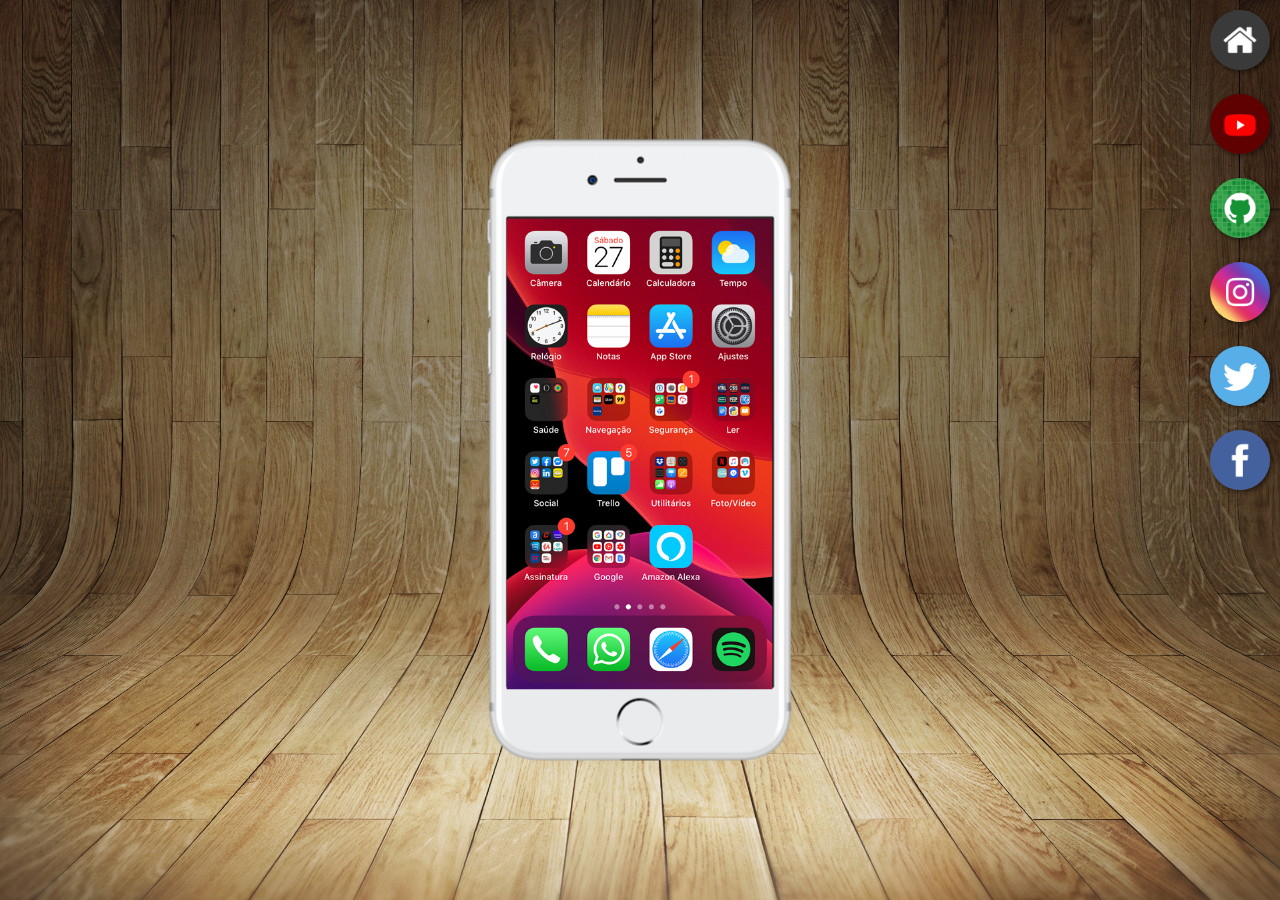
<file: index.html>
<!DOCTYPE html>
<html lang="pt-br">
<head>
    <meta charset="UTF-8">
    <meta name="viewport" content="width=device-width, initial-scale=1.0">
    <title>Projeto Redes Sociais</title>
    <link rel="shortcut icon" href="favicon.ico.ico" type="image/x-icon">
    <link rel="stylesheet" href="style.css">
</head>
<body>
    <main>
        <section id="telefone">
            <iframe src="home.html"  name="tela" id="tela" frameborder="0" > </iframe>  
           <!-- crie um novo arquivo html e coloque no iframe -->
        </section>

        <section id="rede-socias">
            <a href="home.html" target="tela"><img src="imagens/logo-home.jpg" alt="Home"></a> <br>
            <a href="youtube.html" target="tela"><img src="imagens/logo-youtube.jpg" alt="Youtube"></a> <br>
            <a href="git-hub.html" target="tela"><img src="imagens/logo-github.jpg" alt="GitHub"></a> <br>
            <a href="insta.html" target="tela"><img src="imagens/logo-instagram.jpg" alt="Instagram"></a> <br>
            <a href="#" target="tela"><img src="imagens/logo-twitter.jpg" alt="X"></a> <br>
            <a href="face.html" target="tela"><img src="imagens/logo-facebook.jpg" alt="Facebook"></a>
        </section>

    </main>
</body>
</html>
</file>
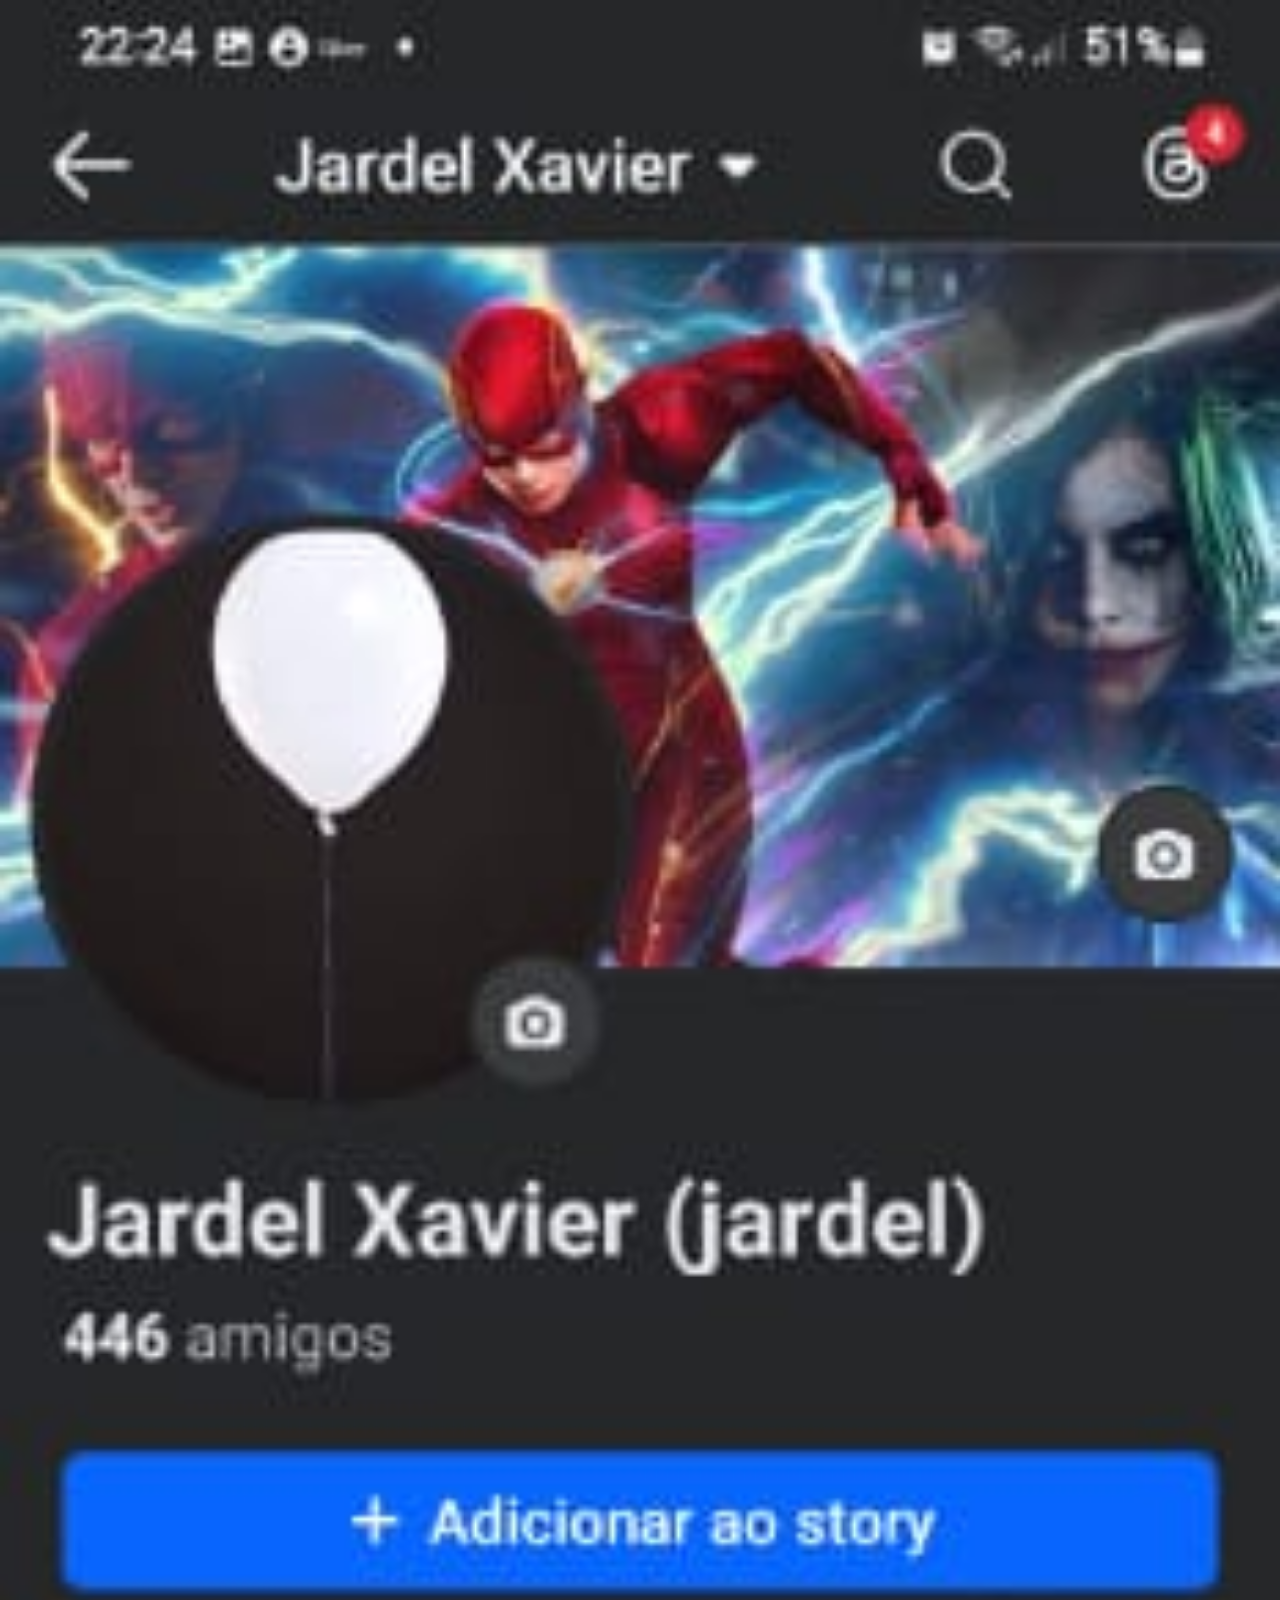
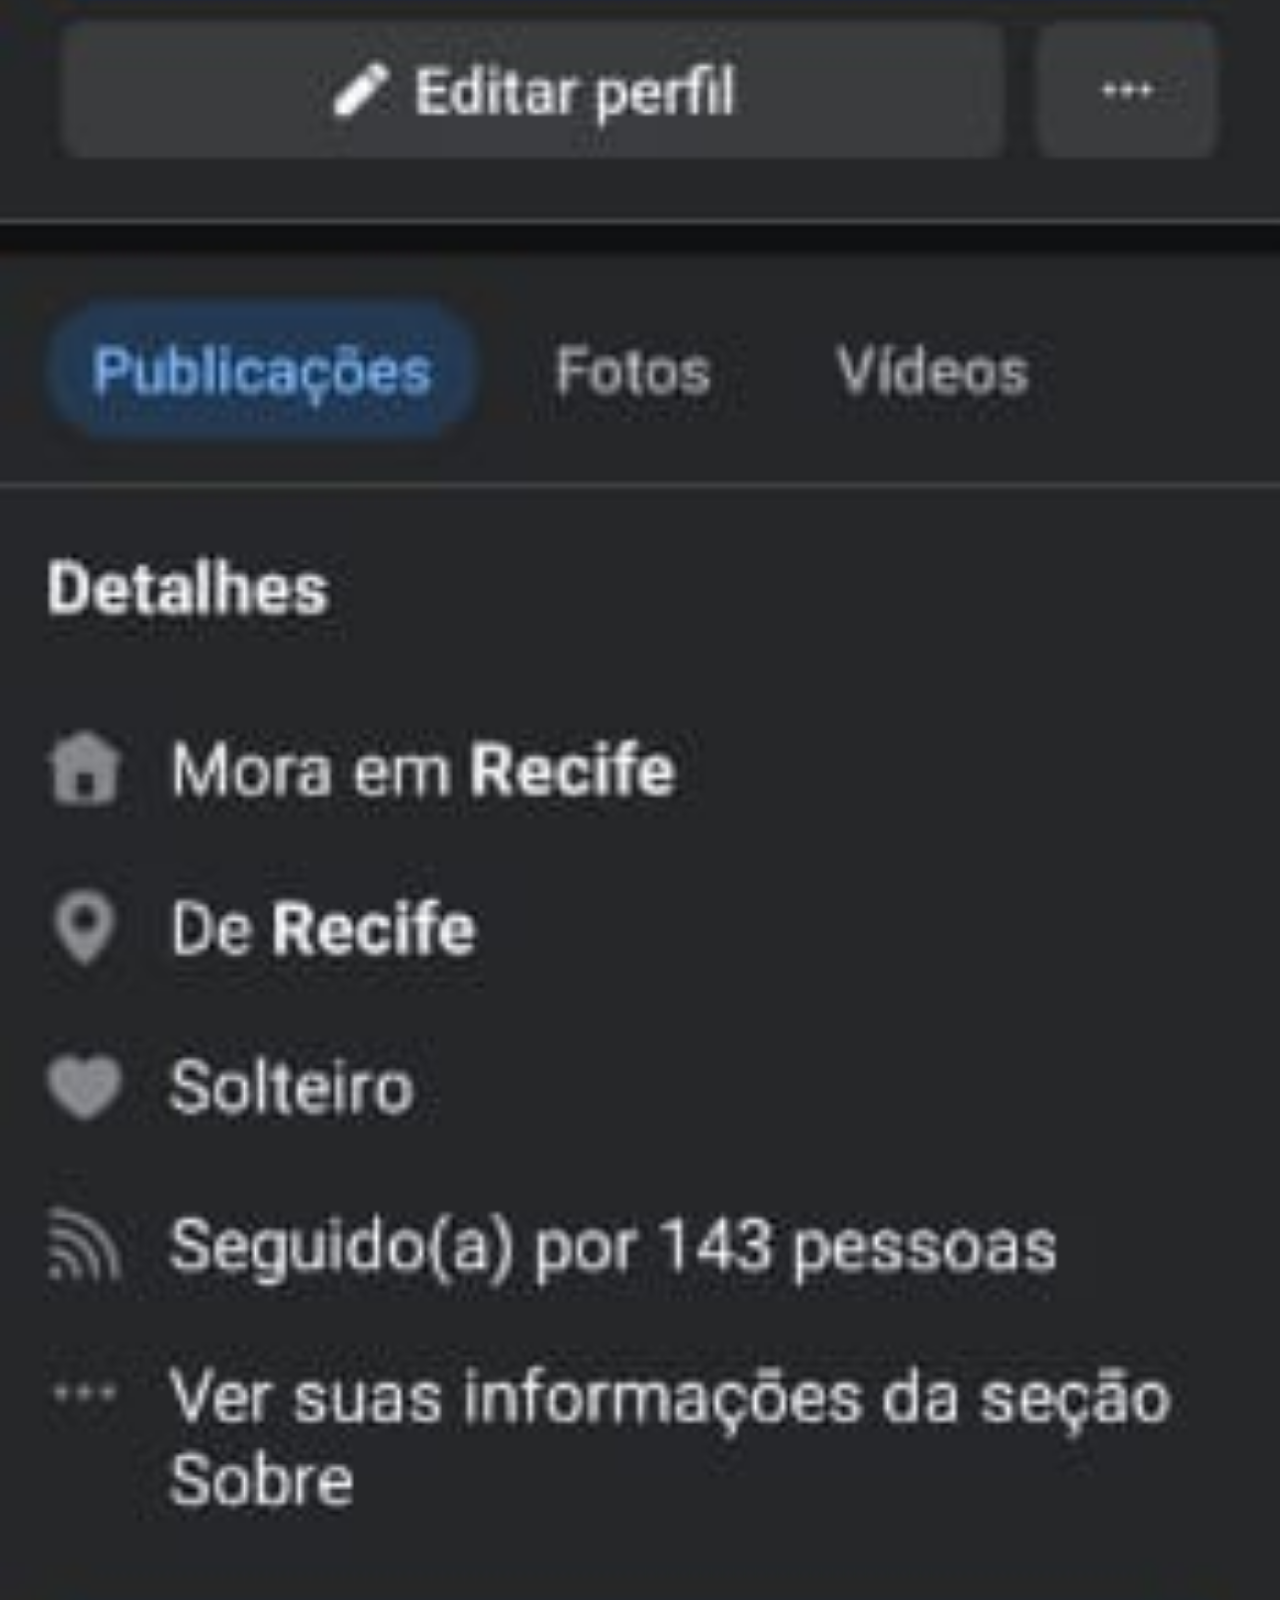
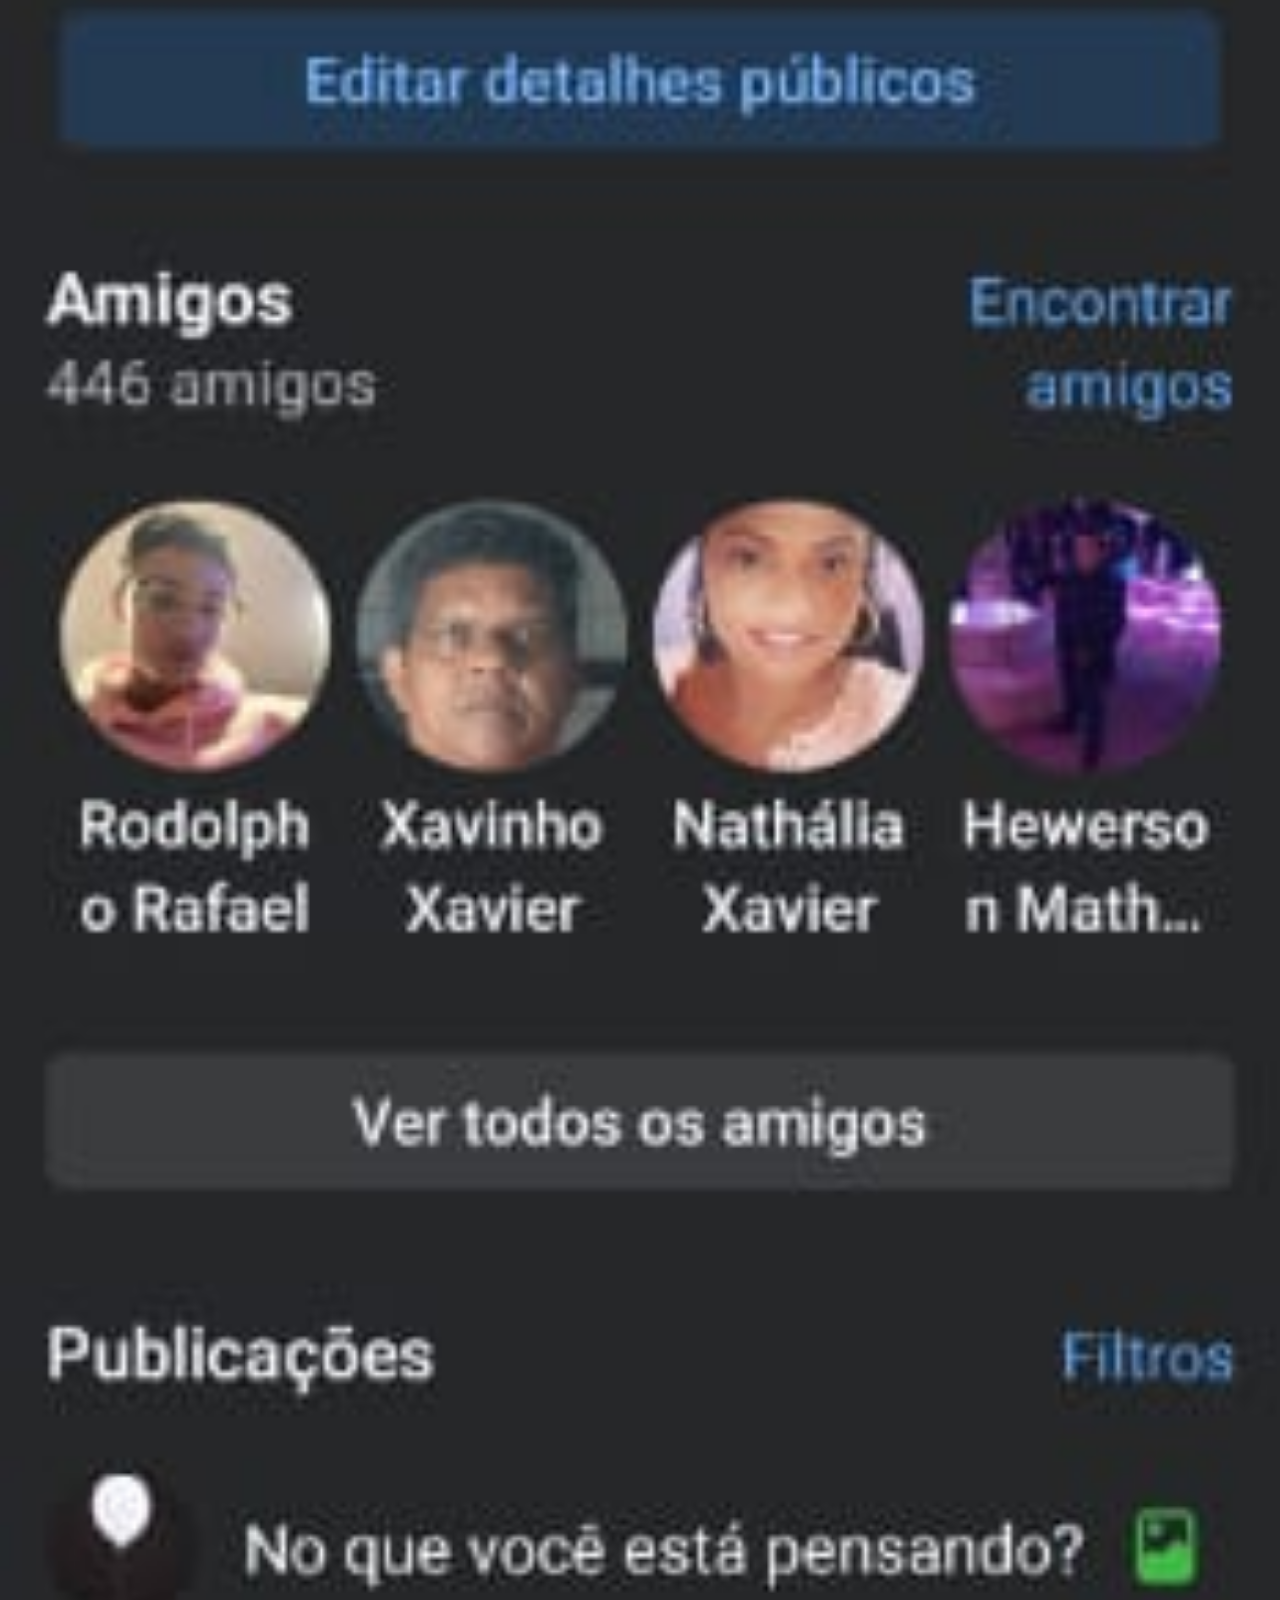
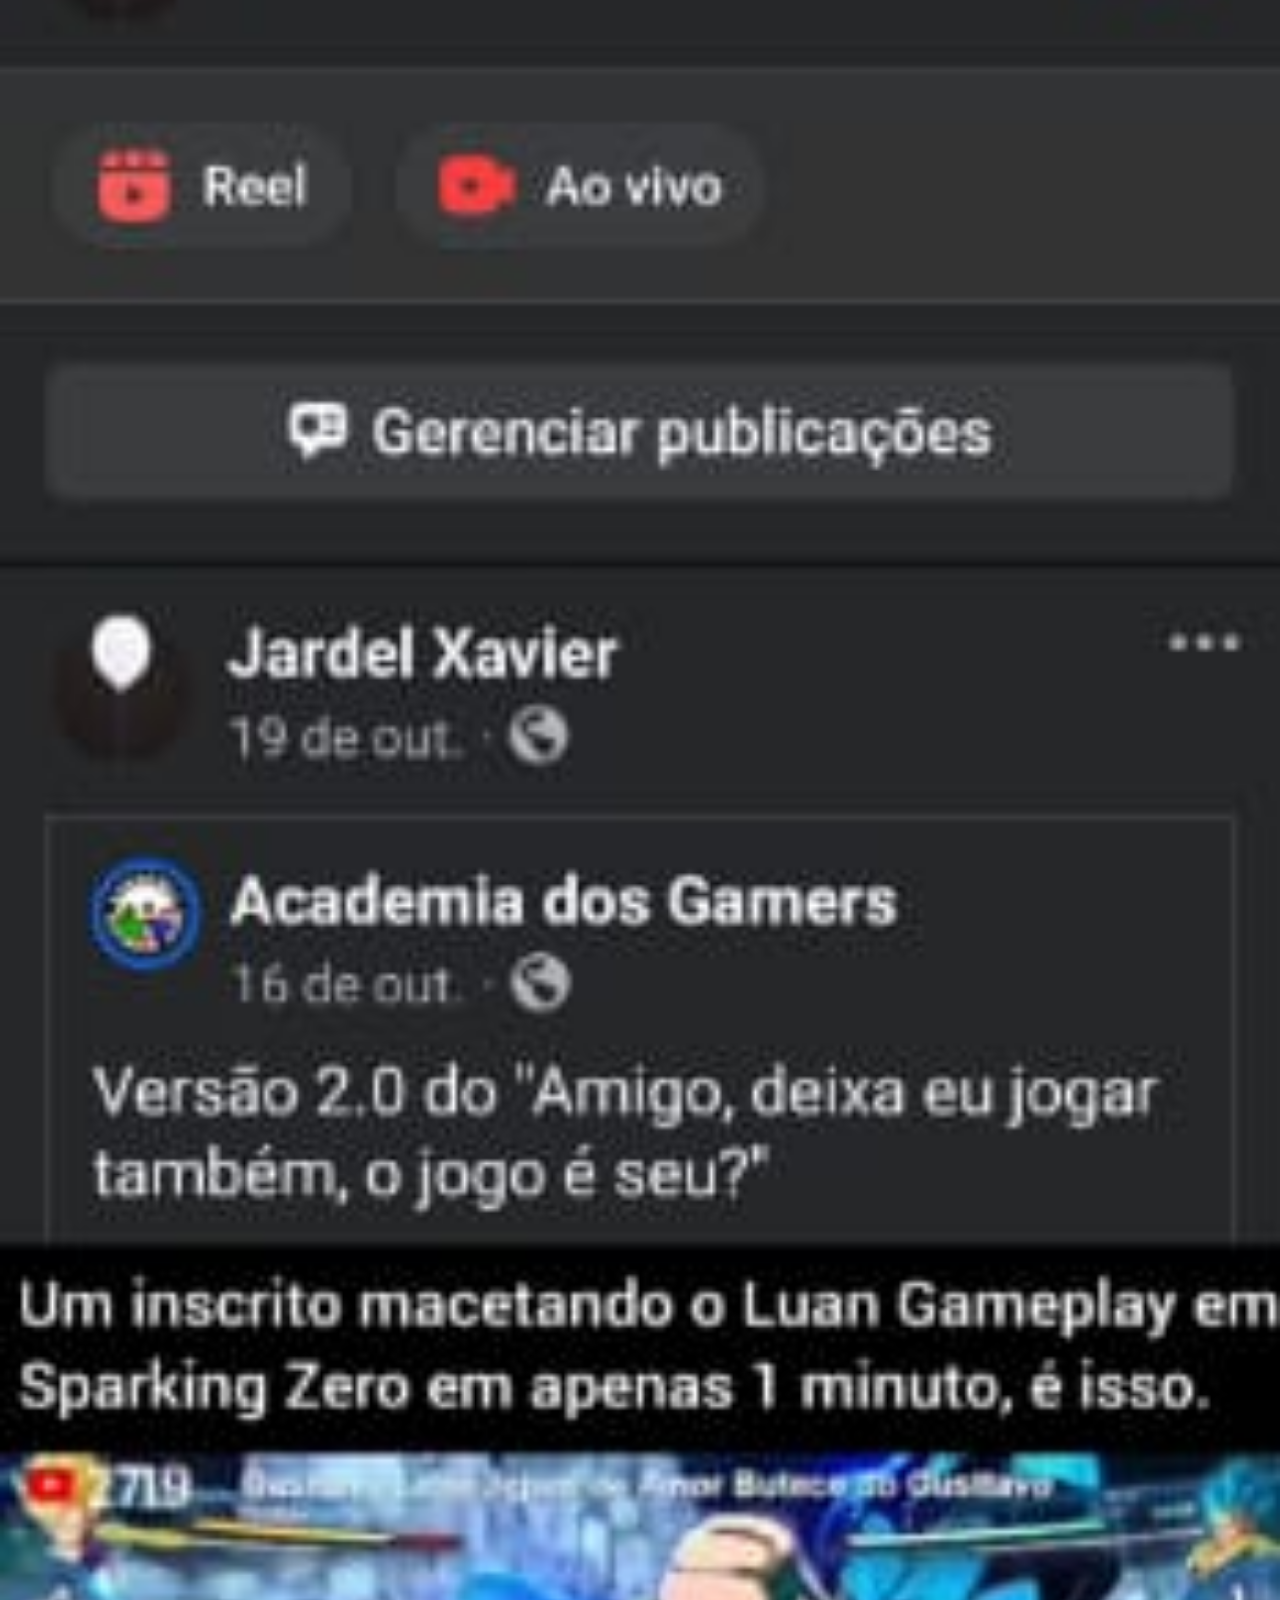
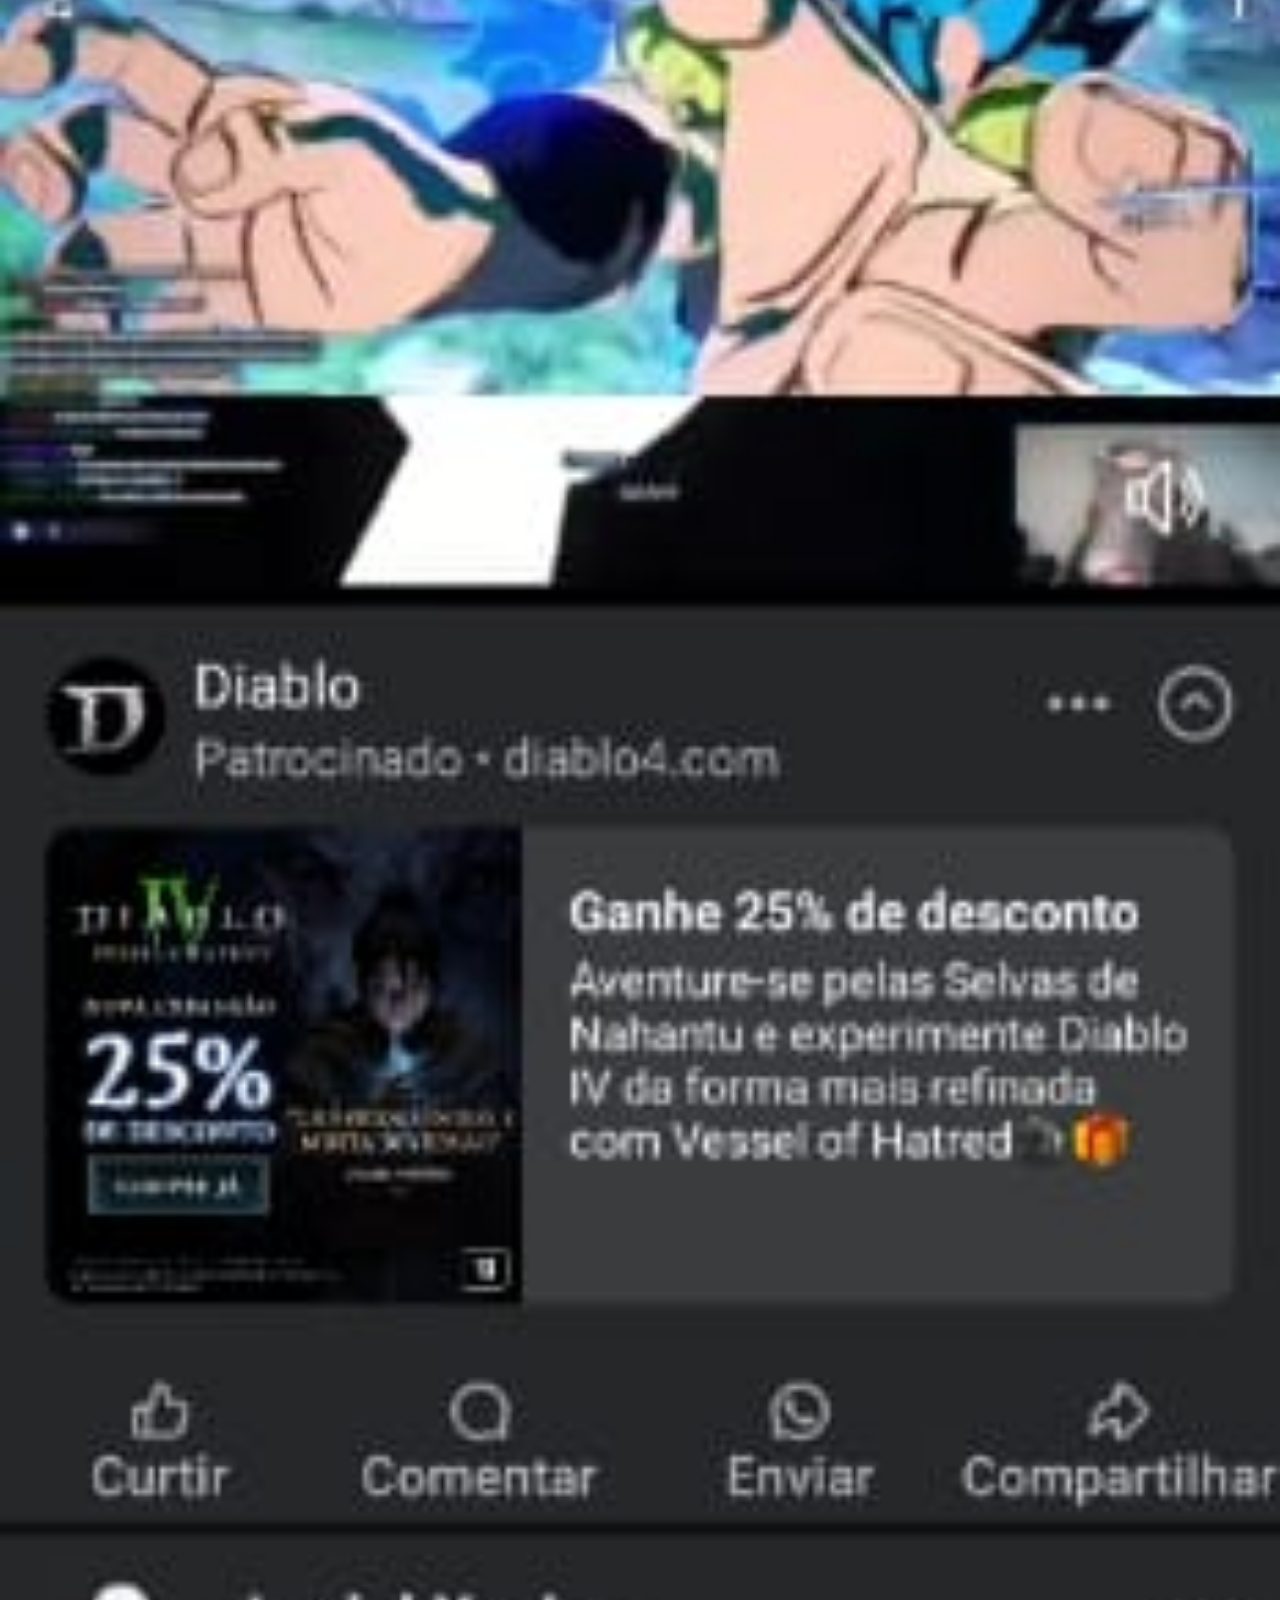
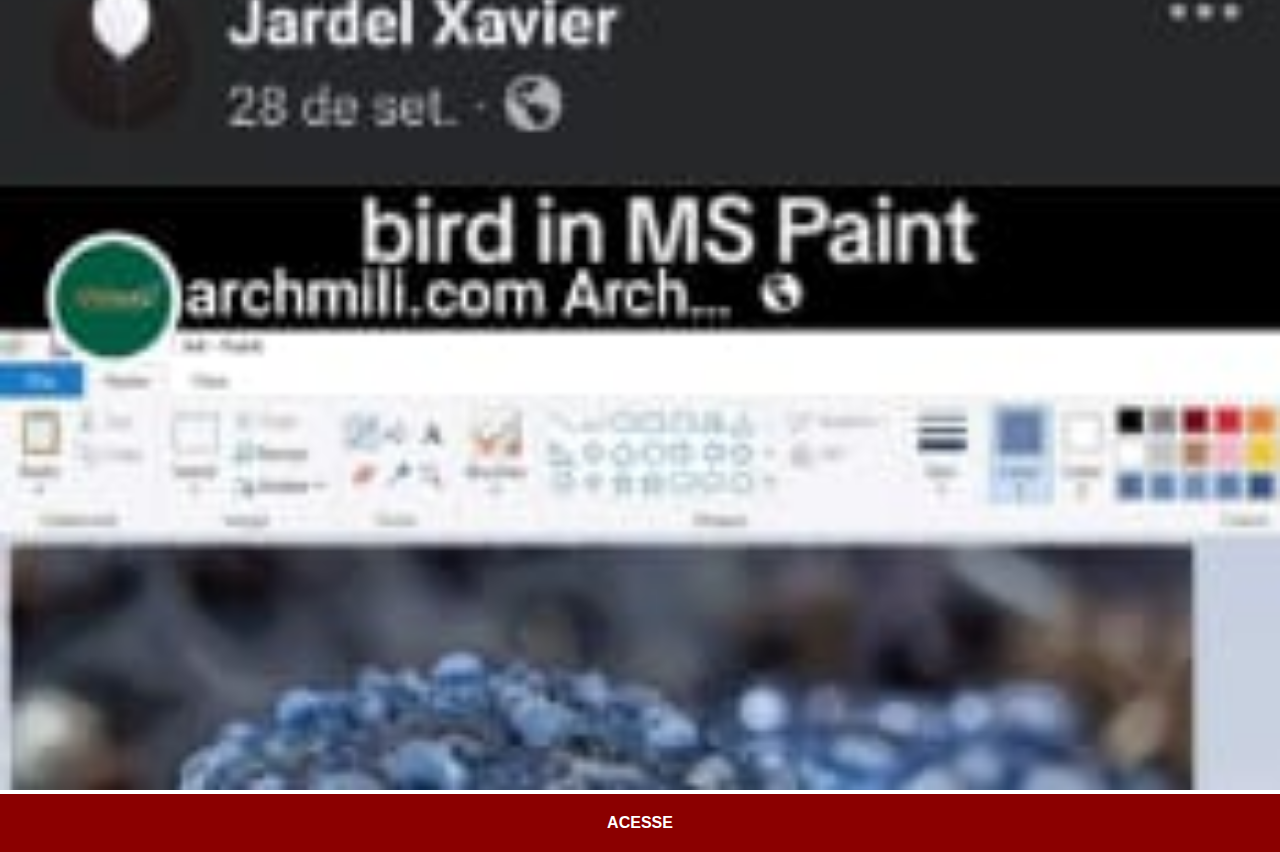
<file: face.html>
<!DOCTYPE html>
<html lang="pt-br">
<head>
    <meta charset="UTF-8">
    <meta name="viewport" content="width=device-width, initial-scale=1.0">
    <title>Facebook</title>
    <link rel="stylesheet" href="social.css">
</head>
<body>
    <img src="imagens/face-longo.jpeg" alt="">
    <a href="https://www.facebook.com/jardel.balaka?locale=pt_BR" target="_blank">ACESSE</a>
</body>
</html>
</file>
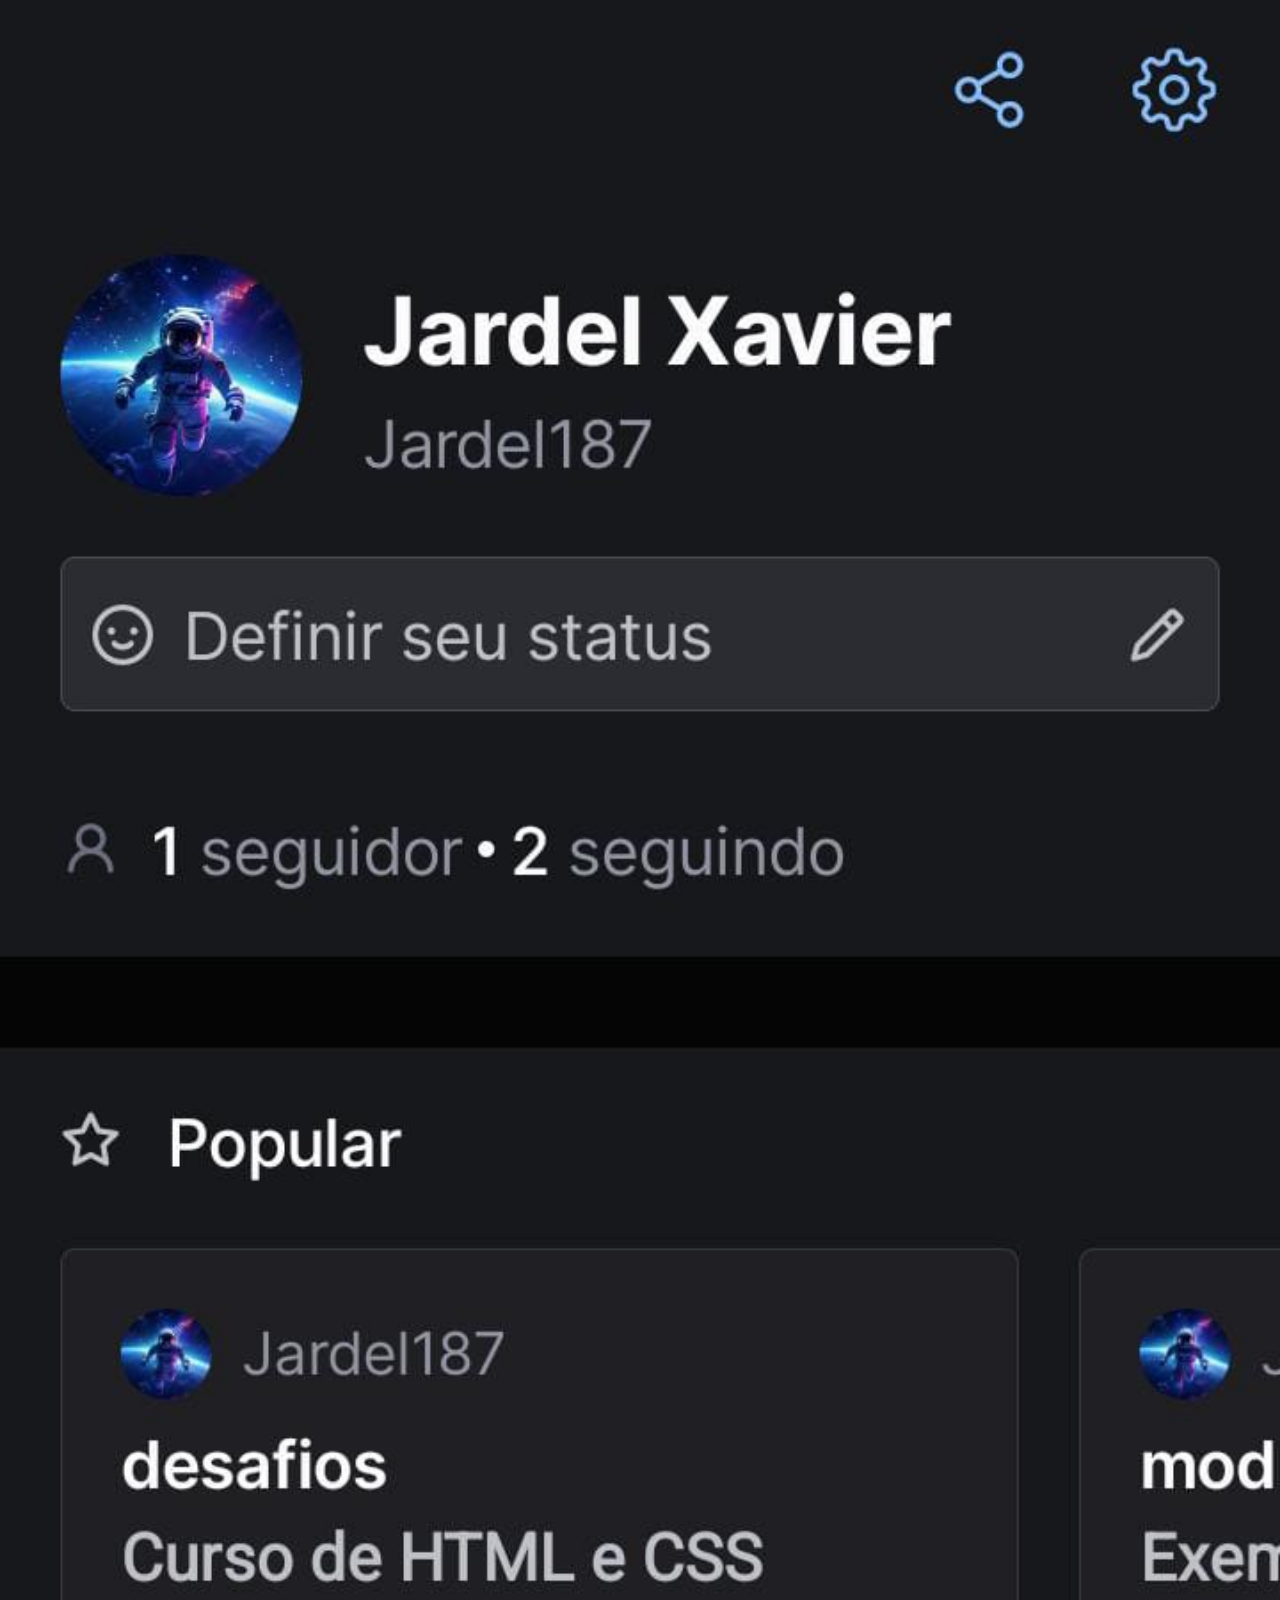
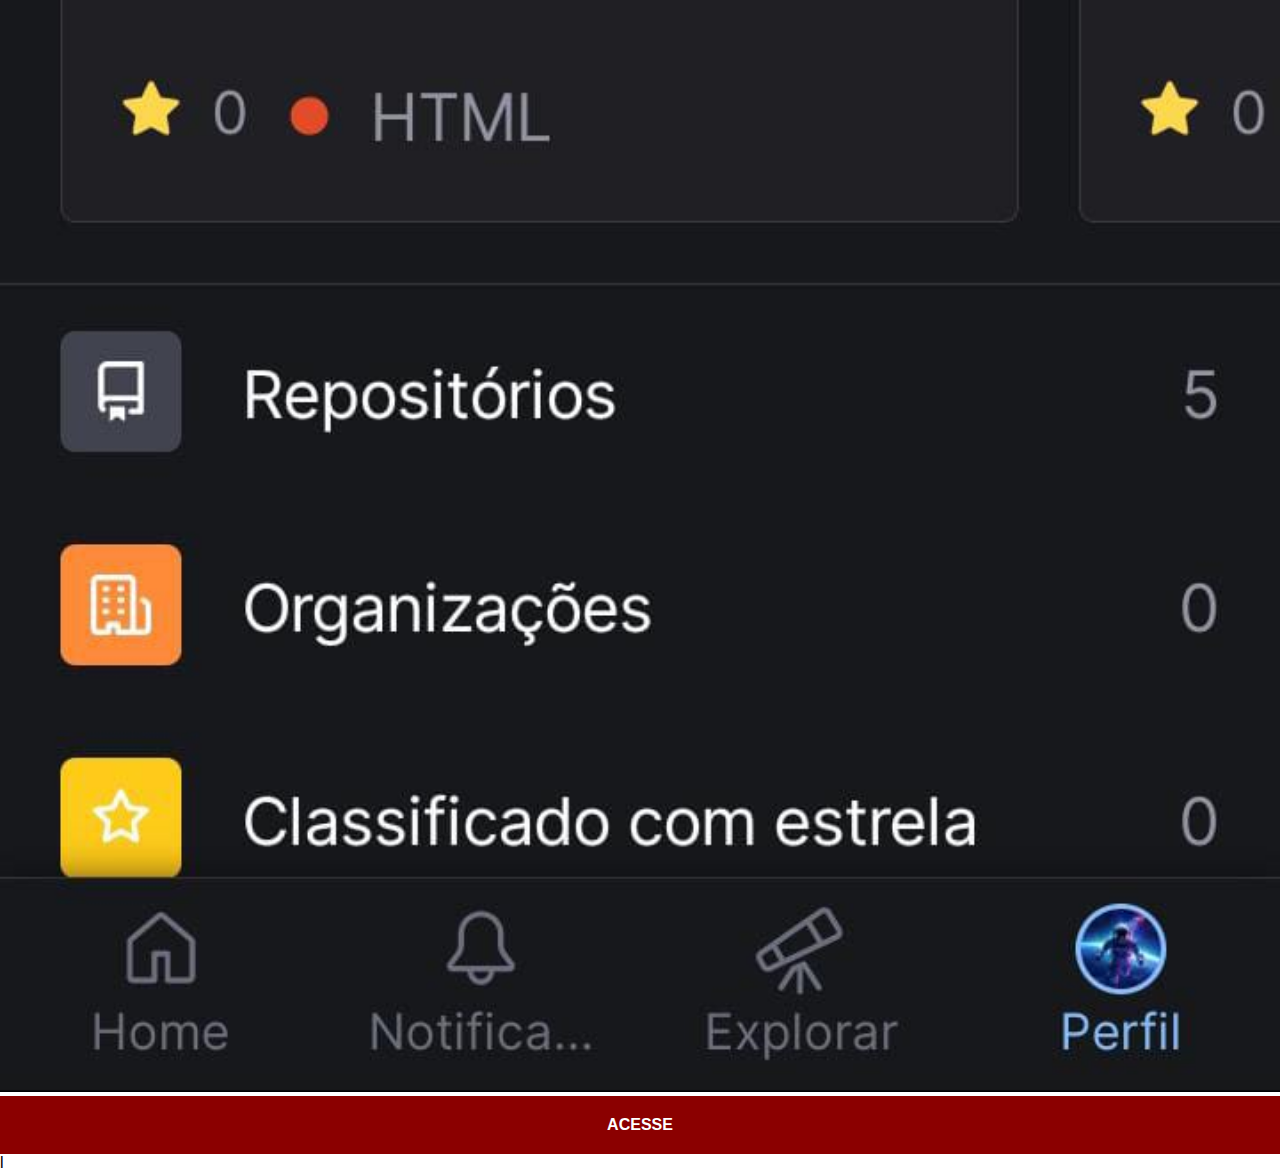
<file: git-hub.html>
<!DOCTYPE html>
<html lang="en">
<head>
    <meta charset="UTF-8">
    <meta name="viewport" content="width=device-width, initial-scale=1.0">
    <title>GitHub</title>
    <link rel="stylesheet" href="social.css">
</head>
<body>
    <img src="imagens/github-Jardel.jpeg" alt="GitHub">
    <a href="https://github.com/Jardel187" target="_blank">ACESSE</a>
</body>
</html>l
</file>
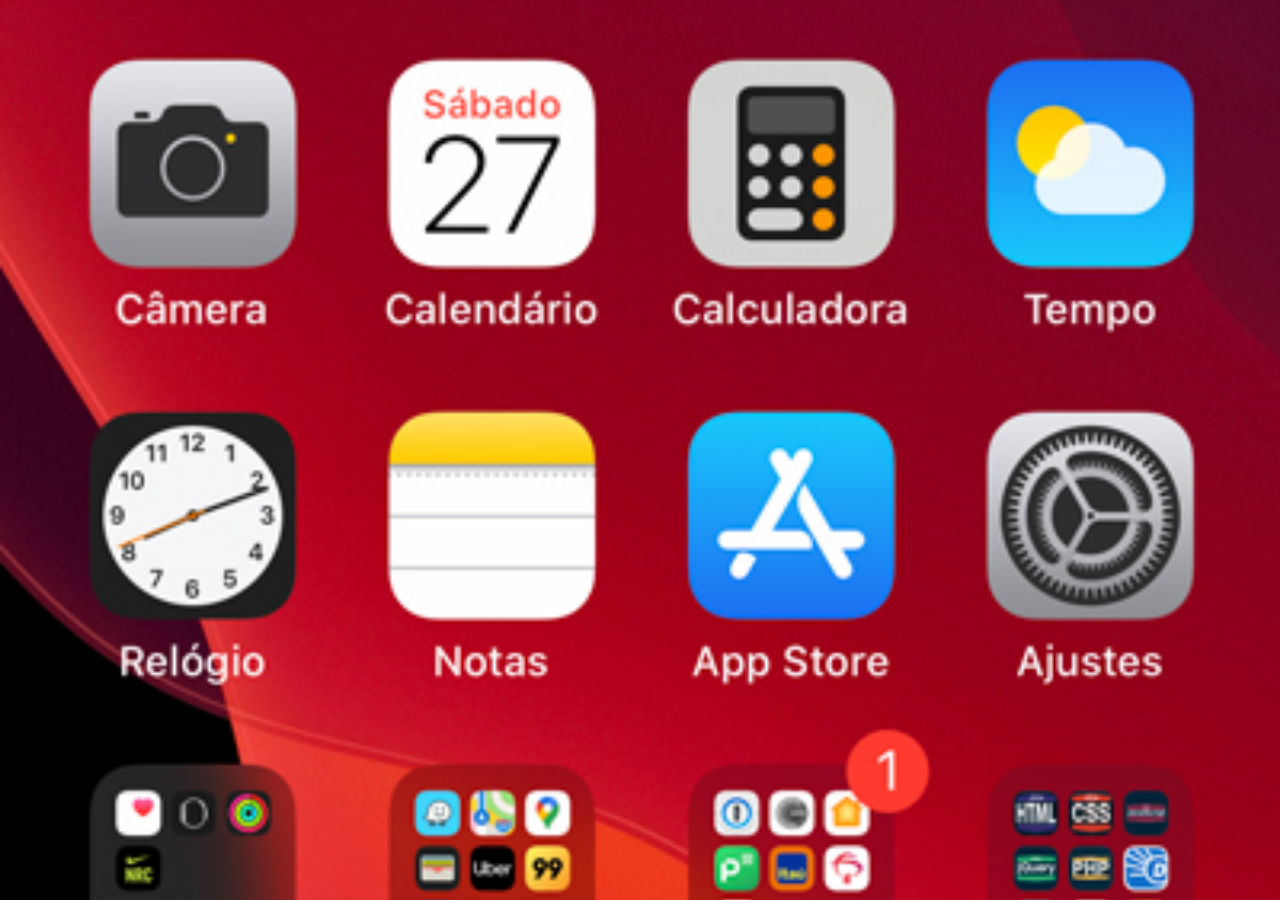
<file: home.html>
<!DOCTYPE html>
<html lang="pt-br">
<head>
    <meta charset="UTF-8">
    <meta name="viewport" content="width=device-width, initial-scale=1.0">
    <title>home</title>
</head>
<style>
    * {
       margin: 0px;
       padding: 0px; 
    }

    body {
        width: 100vw;
        height: 100vh;
        background: url('imagens/tela-home.jpg') no-repeat top center;
        background-size: cover; /*ajustar a imagem  */
    }
</style>
<body>
    
</body>
</html>
</file>
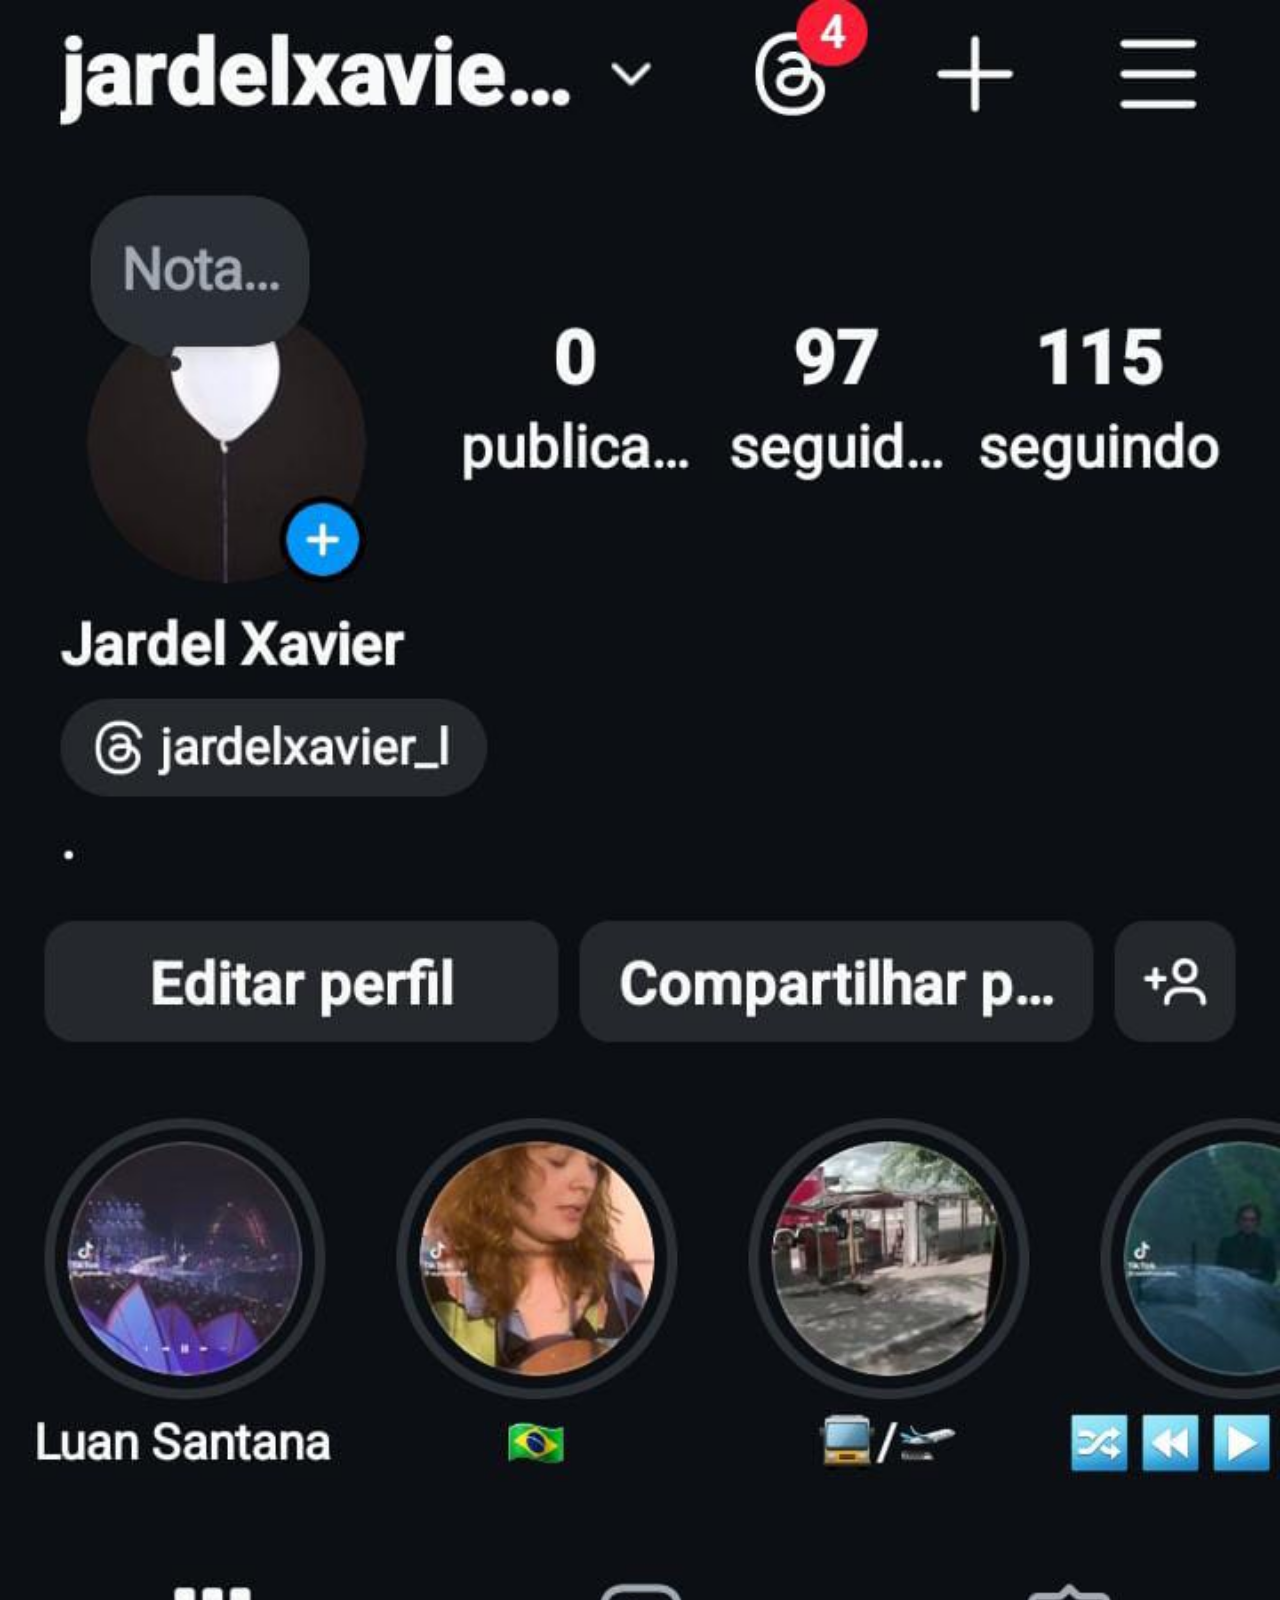
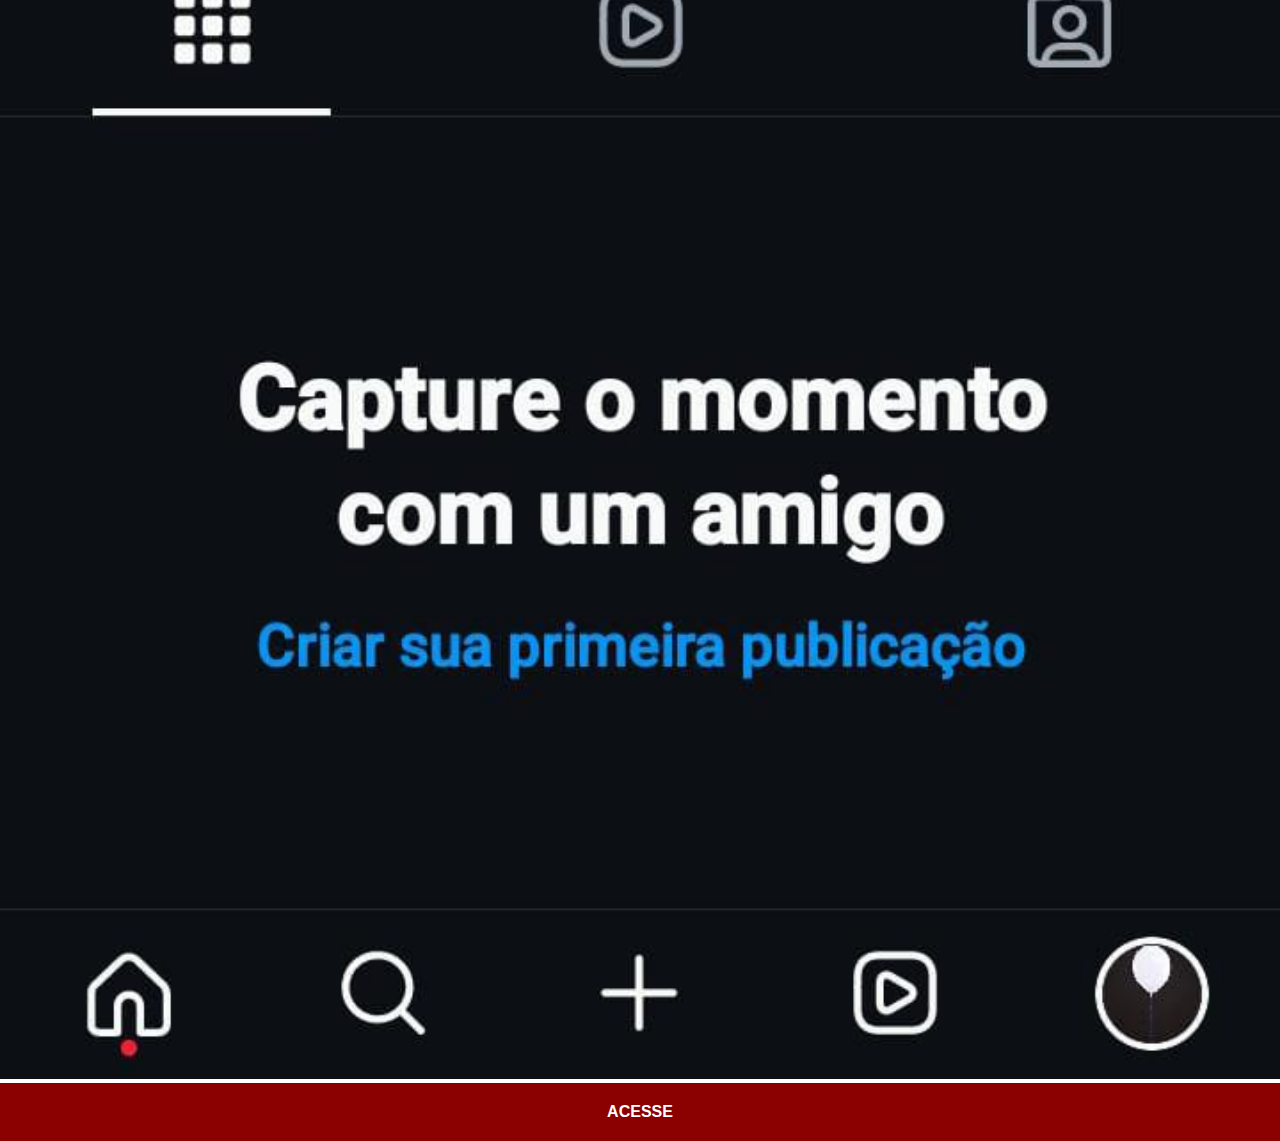
<file: insta.html>
<!DOCTYPE html>
<html lang="en">
<head>
    <meta charset="UTF-8">
    <meta name="viewport" content="width=device-width, initial-scale=1.0">
    <title>Instagram</title>
    <link rel="stylesheet" href="social.css">
</head>
<body>
    <img src="imagens/6fc1fd35-907e-4a06-ae1c-ac128b089f95.jpeg" alt="">
    <a href="https://www.instagram.com/jardelxavier_l/" target="_blank" >ACESSE</a>
</body>
</html>
</file>
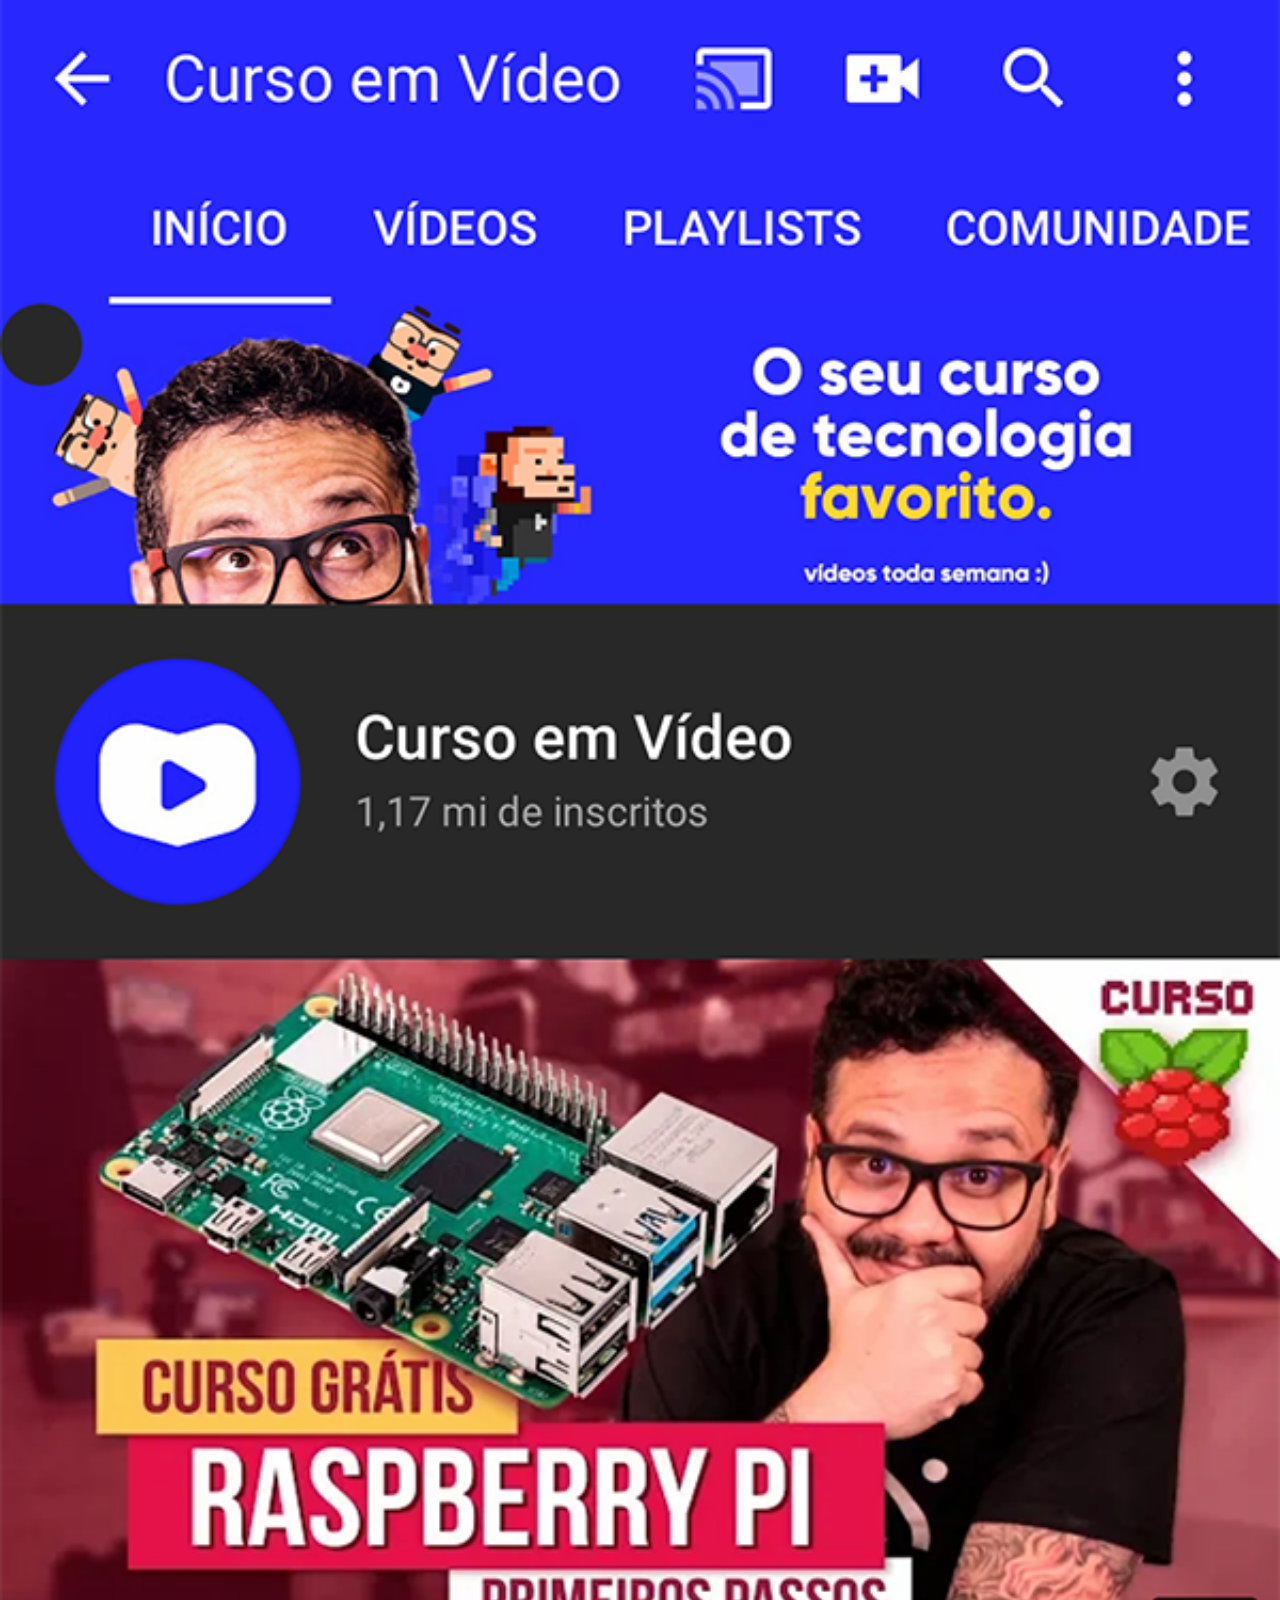
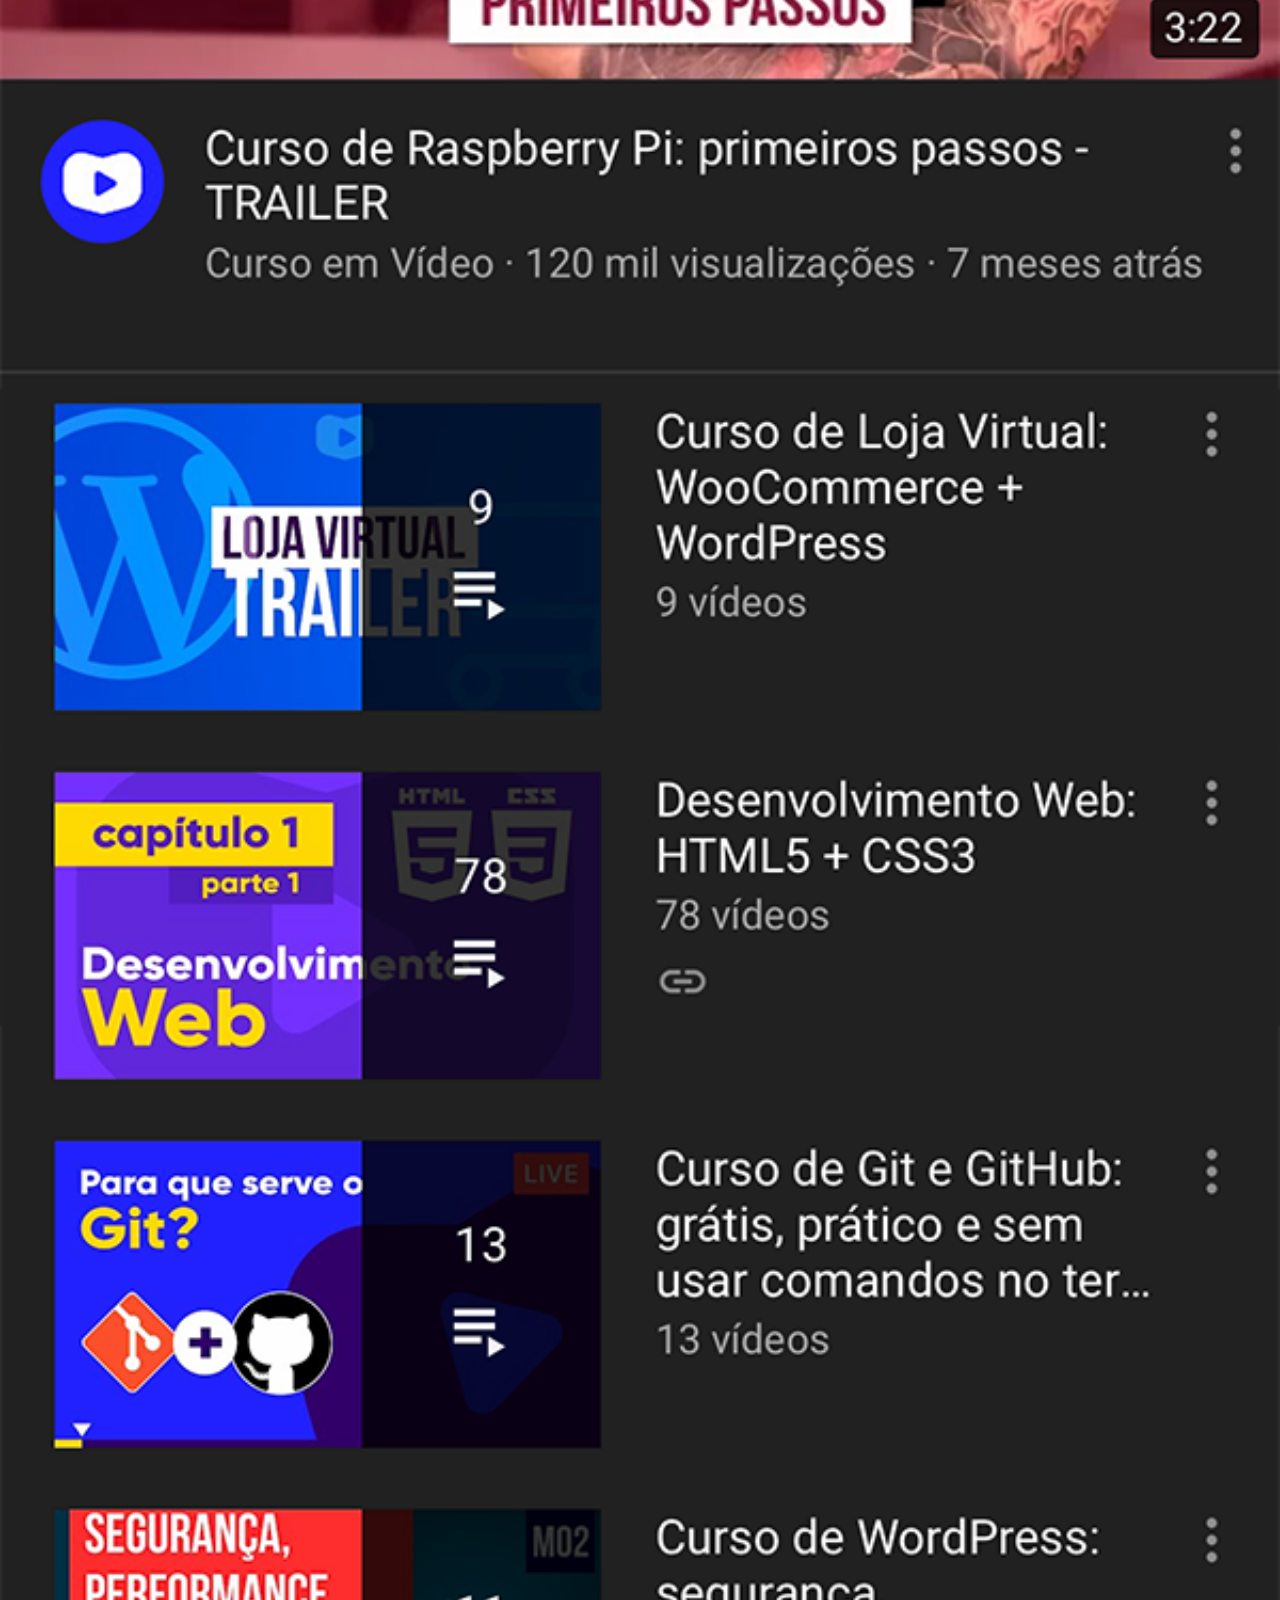
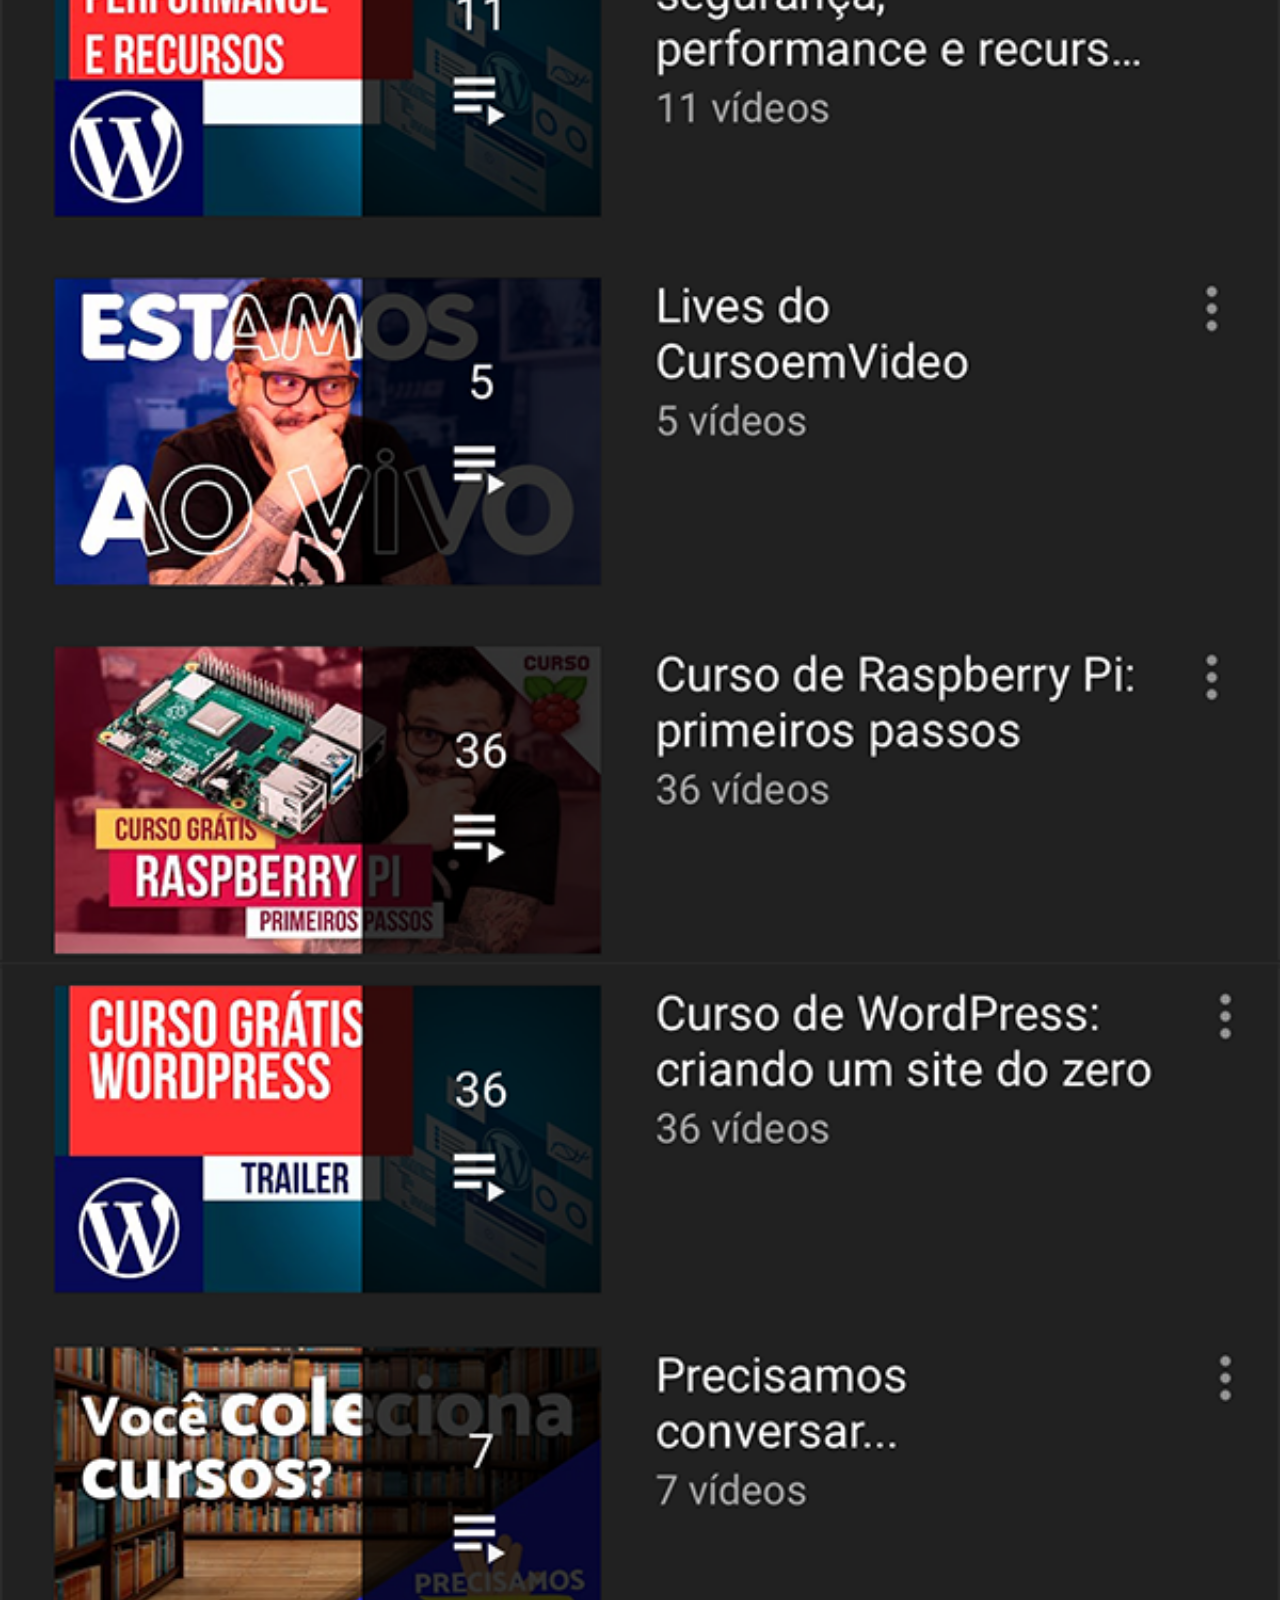
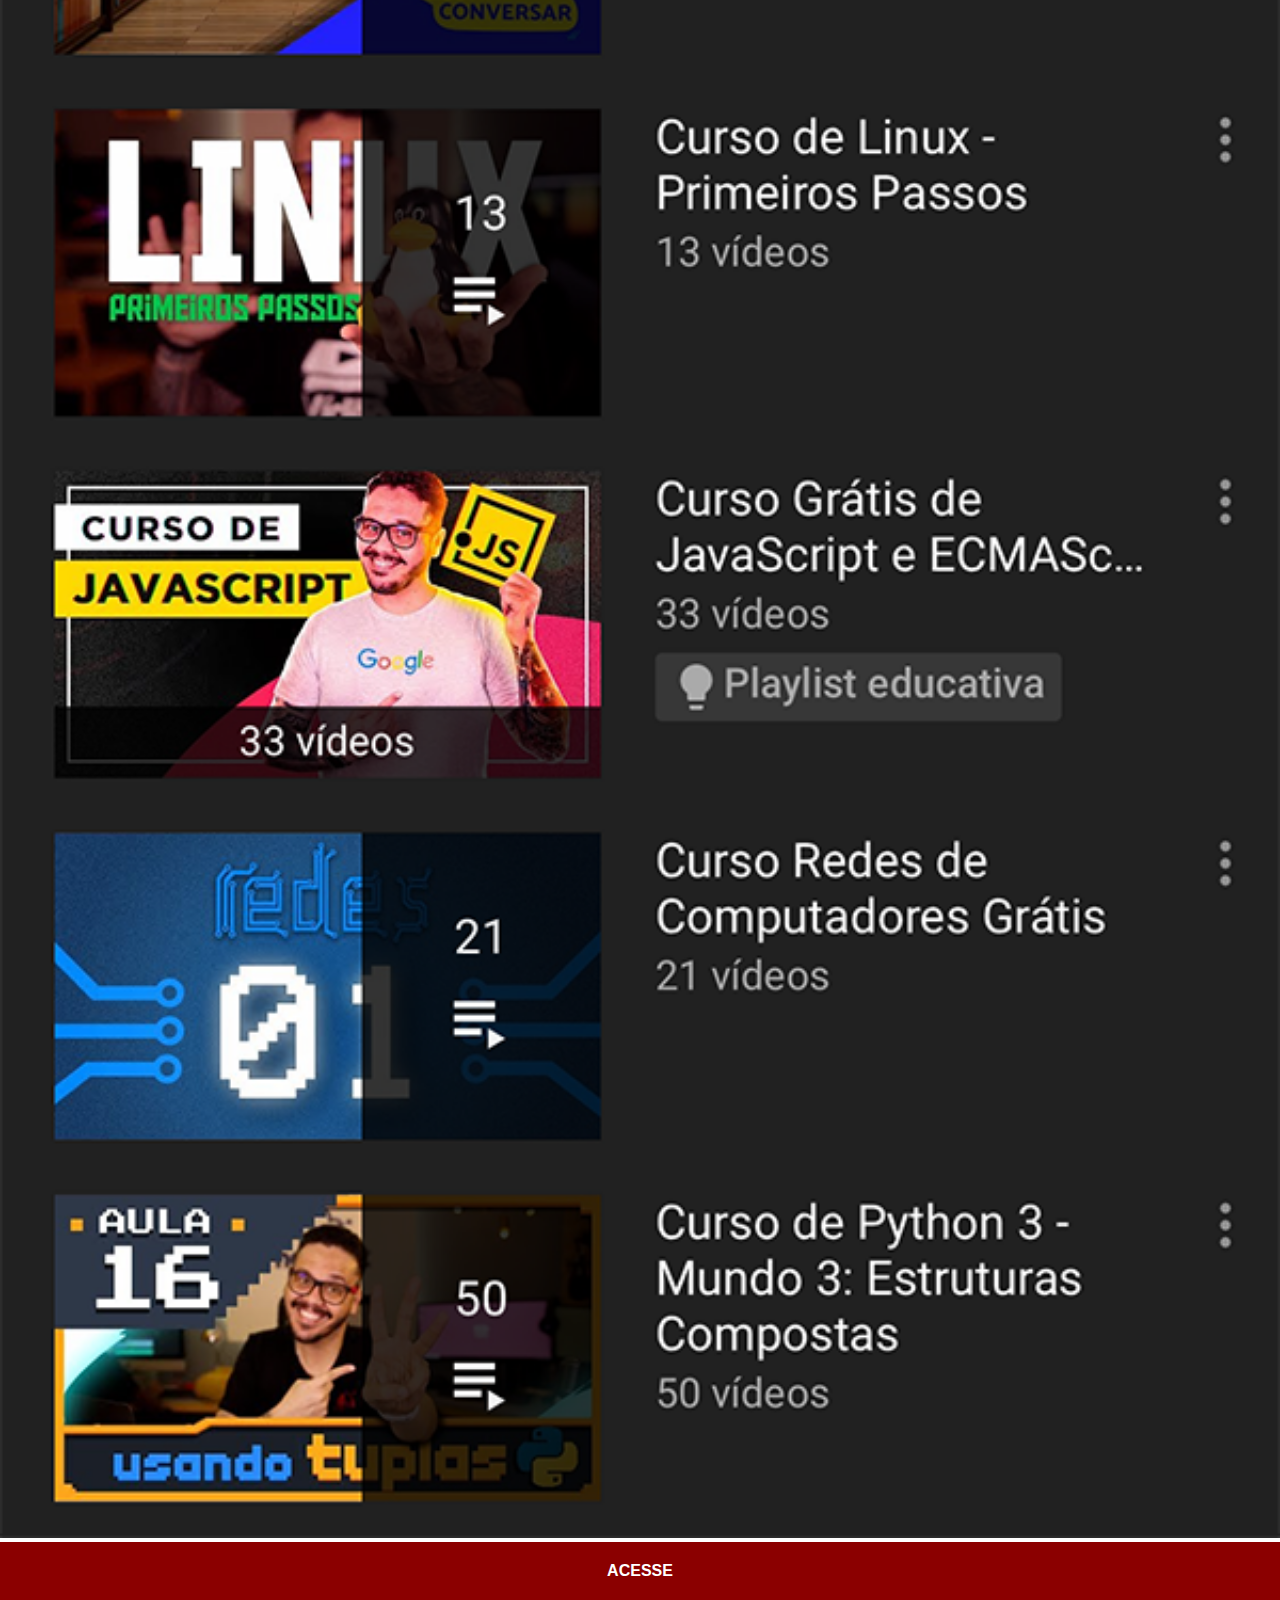
<file: youtube.html>
<!DOCTYPE html>
<html lang="en">
<head>
    <meta charset="UTF-8">
    <meta name="viewport" content="width=device-width, initial-scale=1.0">
    <title>Youtube</title>
    <link rel="stylesheet" href="social.css">
</head>
<body>
    <img src="imagens/tela-youtube.png" alt="Youtube">
    <a href="https://www.youtube.com/c/CursoemVídeo" target="_blank">ACESSE</a>
</body>
</html>
</file>
<file: style.css>
@charset "UTF-8" ;


/* esse * e a configuracao geral  */
* {
    margin: 0px;
    padding: 0px;
    font-family: Arial, Helvetica, sans-serif; 
 }

/* vh altura todal do navegador */
/* vw largura toda */

html, body{
    height: 100vh;
    width: 100vw;
    background-color: black;
   
}

body {
    background: url('imagens/fundo-madeira.jpg') no-repeat top center;
    background-size: cover; 
    background-attachment: fixed; /* deixa a tela sem 
                            rolamento */
}


/* o main fica sobre o body */

main {
   position: relative;
   height: 100%;
}

/* configuracao do telefone */

section#telefone {
    
    /* posicionamento do background */
    position: absolute;
    top: 50%;
    left: 50%;
    transform: translate(-50%, -50%);

    /* como ele vai aparcer */
    height: 627px;
    width: 311px;
    background: url('imagens/frame-iphone.png') no-repeat ;
   

}

iframe#tela {
    position: relative;
    top: 82px;
    left: 22px;
    width: 266px;
    height: 471px;

}

section#rede-socias {
    text-align: right;
}

section#rede-socias img {
    width: 60px;  /* largura */
    
    margin: 10px; /* separacao */
    
    border-radius: 50%; /* esse % significa que vai so ocupar metade se a metade for redoda ele vai fica redondo */
    
    box-shadow: 2px 2px 5px rgba(0, 0, 0, 0.521);
    
    box-sizing: border-box; /* FAz com q a borda faca parte da caixa */

}

section#rede-socias img:hover {
    border: 2px solid white ;
    
    transform: translate(-2px, -2px); /* da um efeito de afastada no    hover */

    box-shadow: 5px 5px 5px 10px rgba(0, 0, 0, 0.212);
    transition: transform .3s, border 1s; /* faz uma trasicao */
    
}
</file>
<file: social.css>
@charset "UTF-8" ;
    
    * {
            
        /*  esses dois serve pra deixar o conteudo colado na tela */
        margin: 0px;
        padding: 0px;

        font-family: Arial, Helvetica, sans-serif;
    }

    ::-webkit-scrollbar { /* vai esconder a rolagem*/
        width: 0px;
        height: 0px; 
    }

    img {
        width: 100vw; /* vai ocupar 100% da tela */
    }

    a {
        display: block; /* o nome acesse fica de no final  */
        background-color: darkred;
        color: white;
        font-weight: bolder;
        text-align: center;
        padding: 20px;
        text-decoration: none;
    }

    a:hover {
        color: rgb(255, 255, 255);
        background-color: red;
    }
</file>
